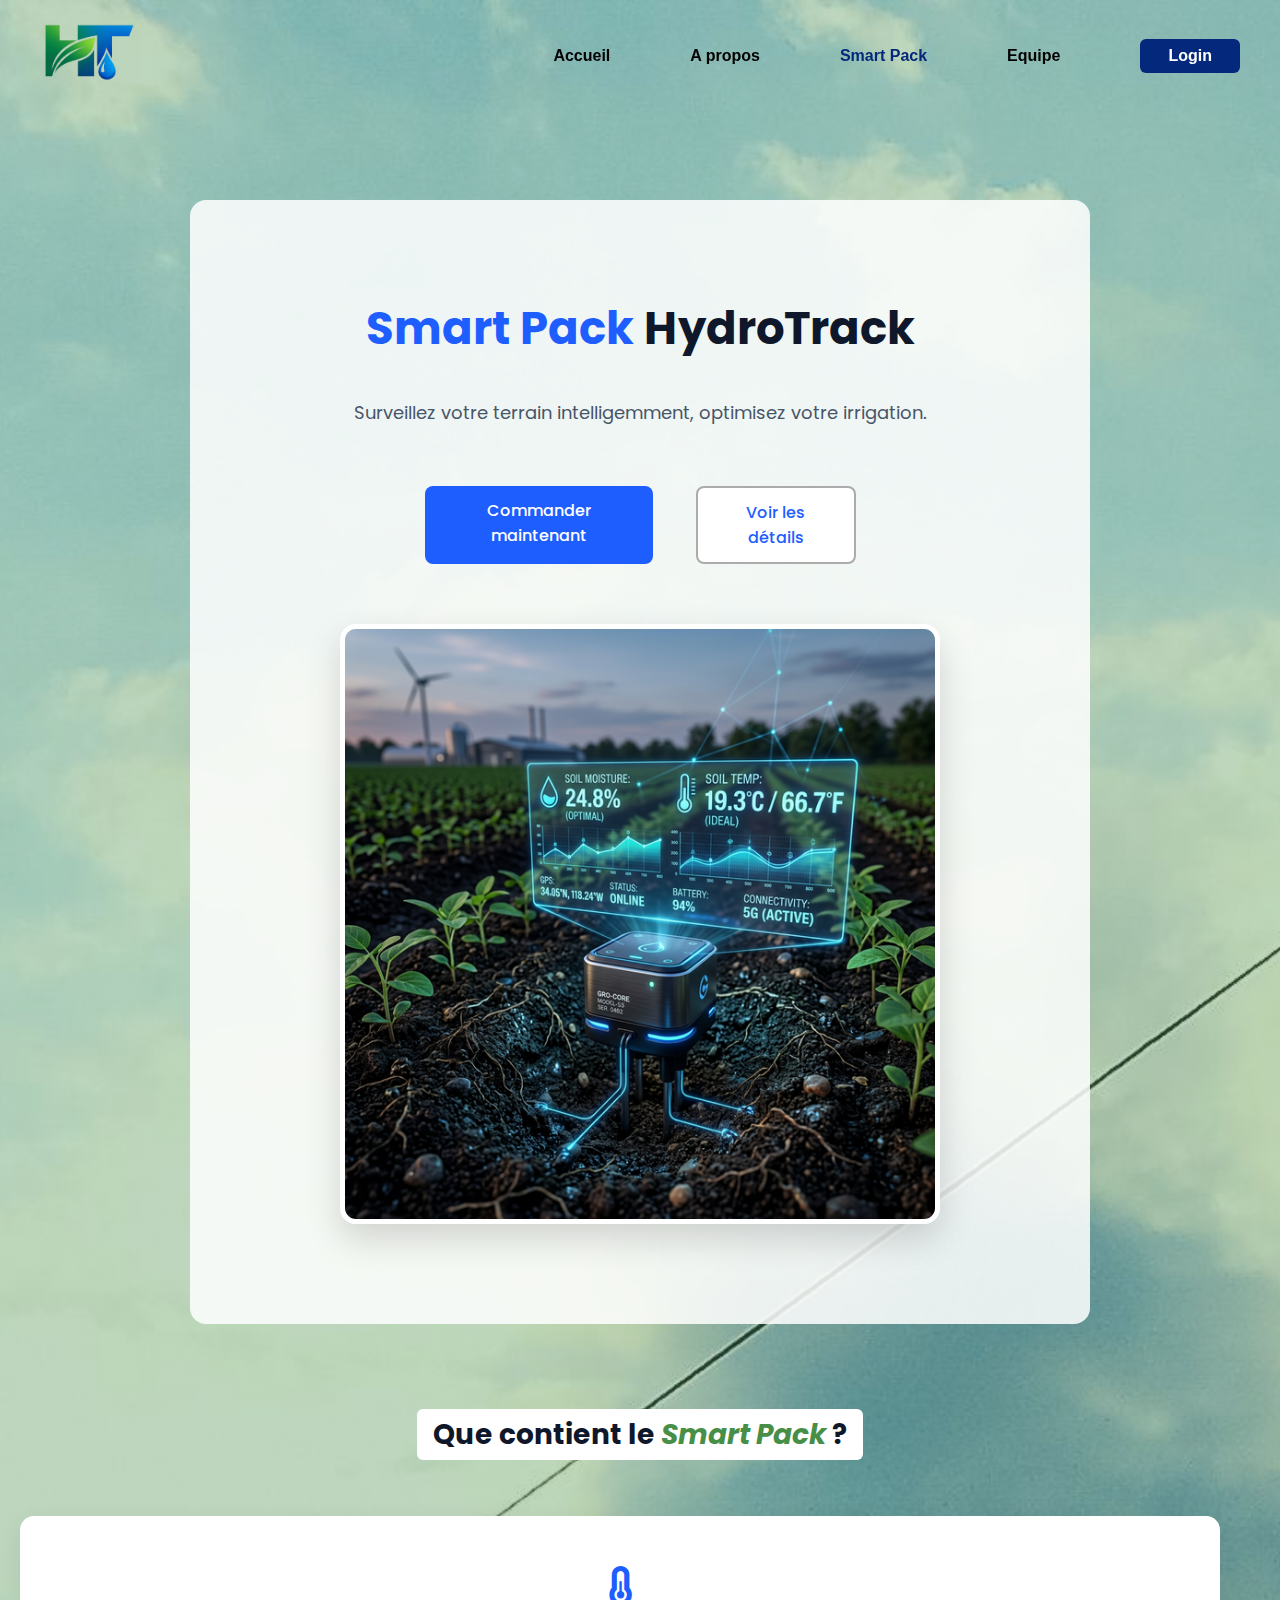
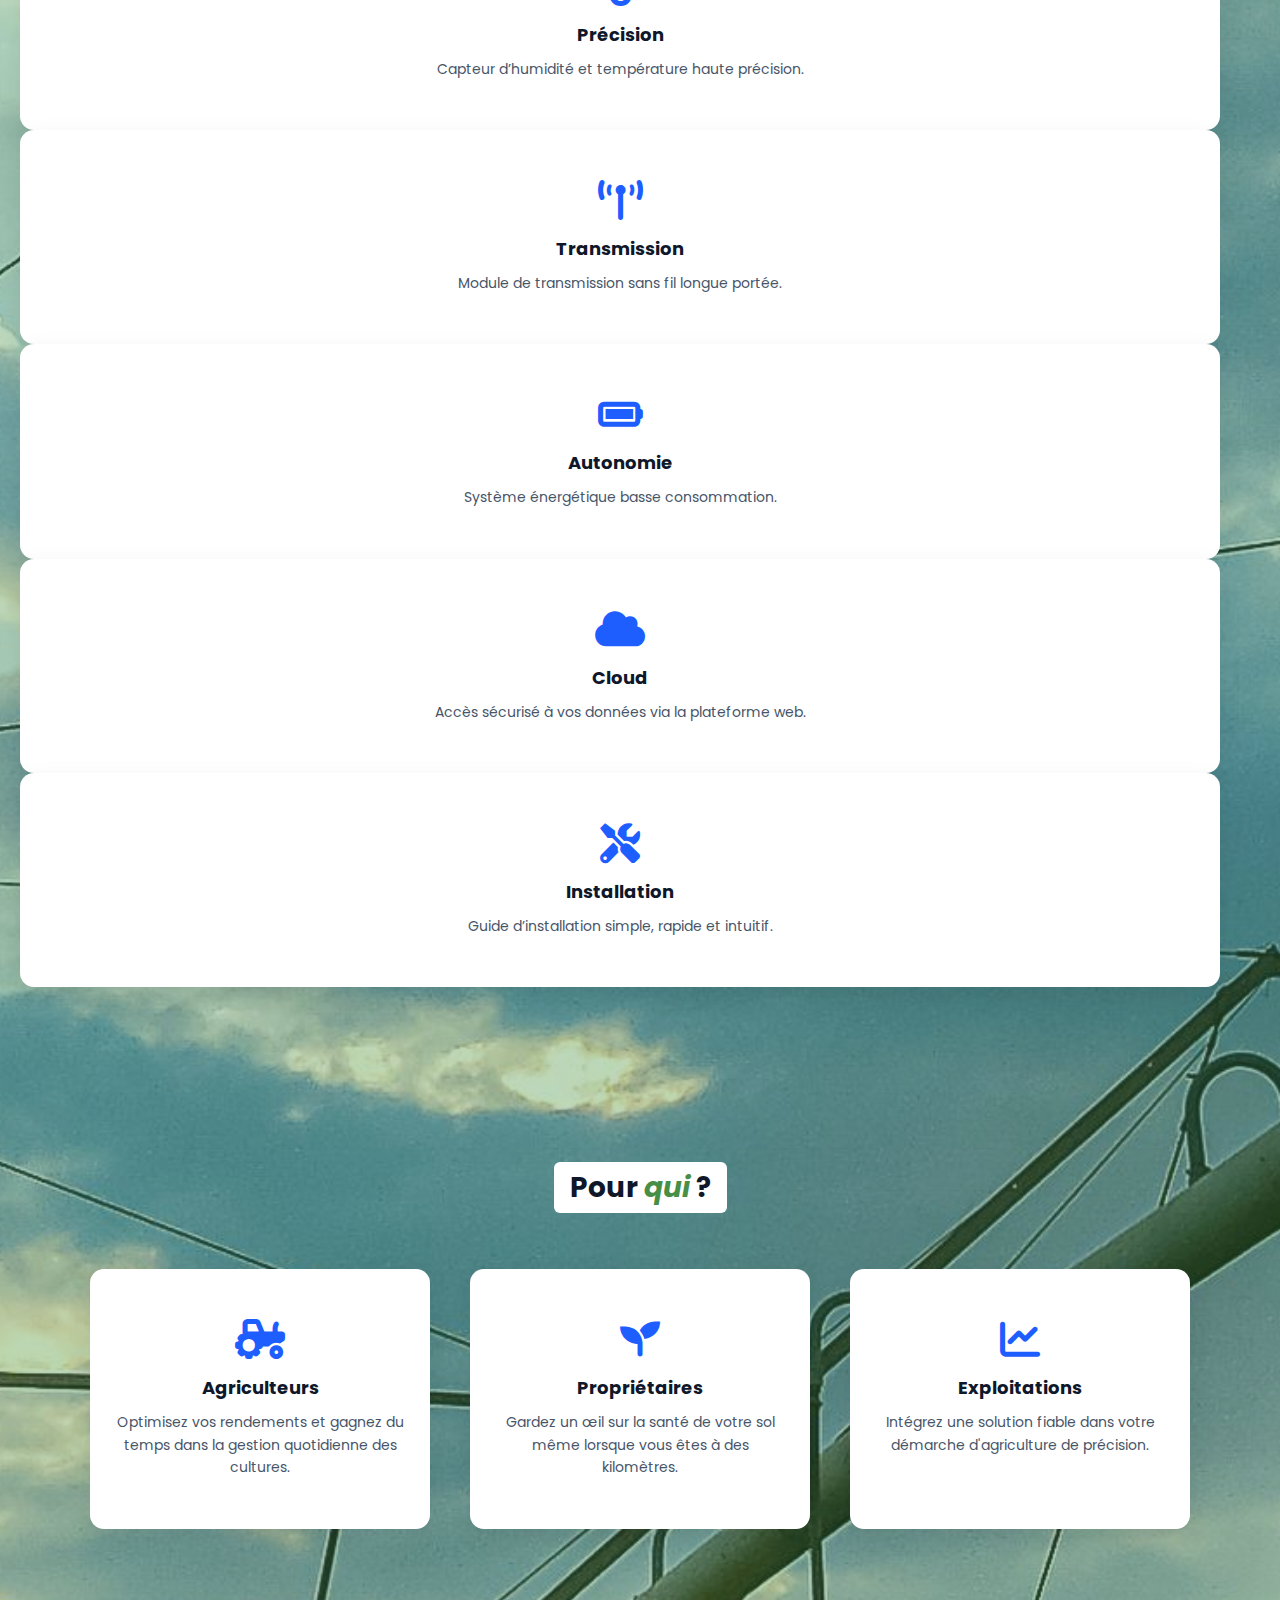
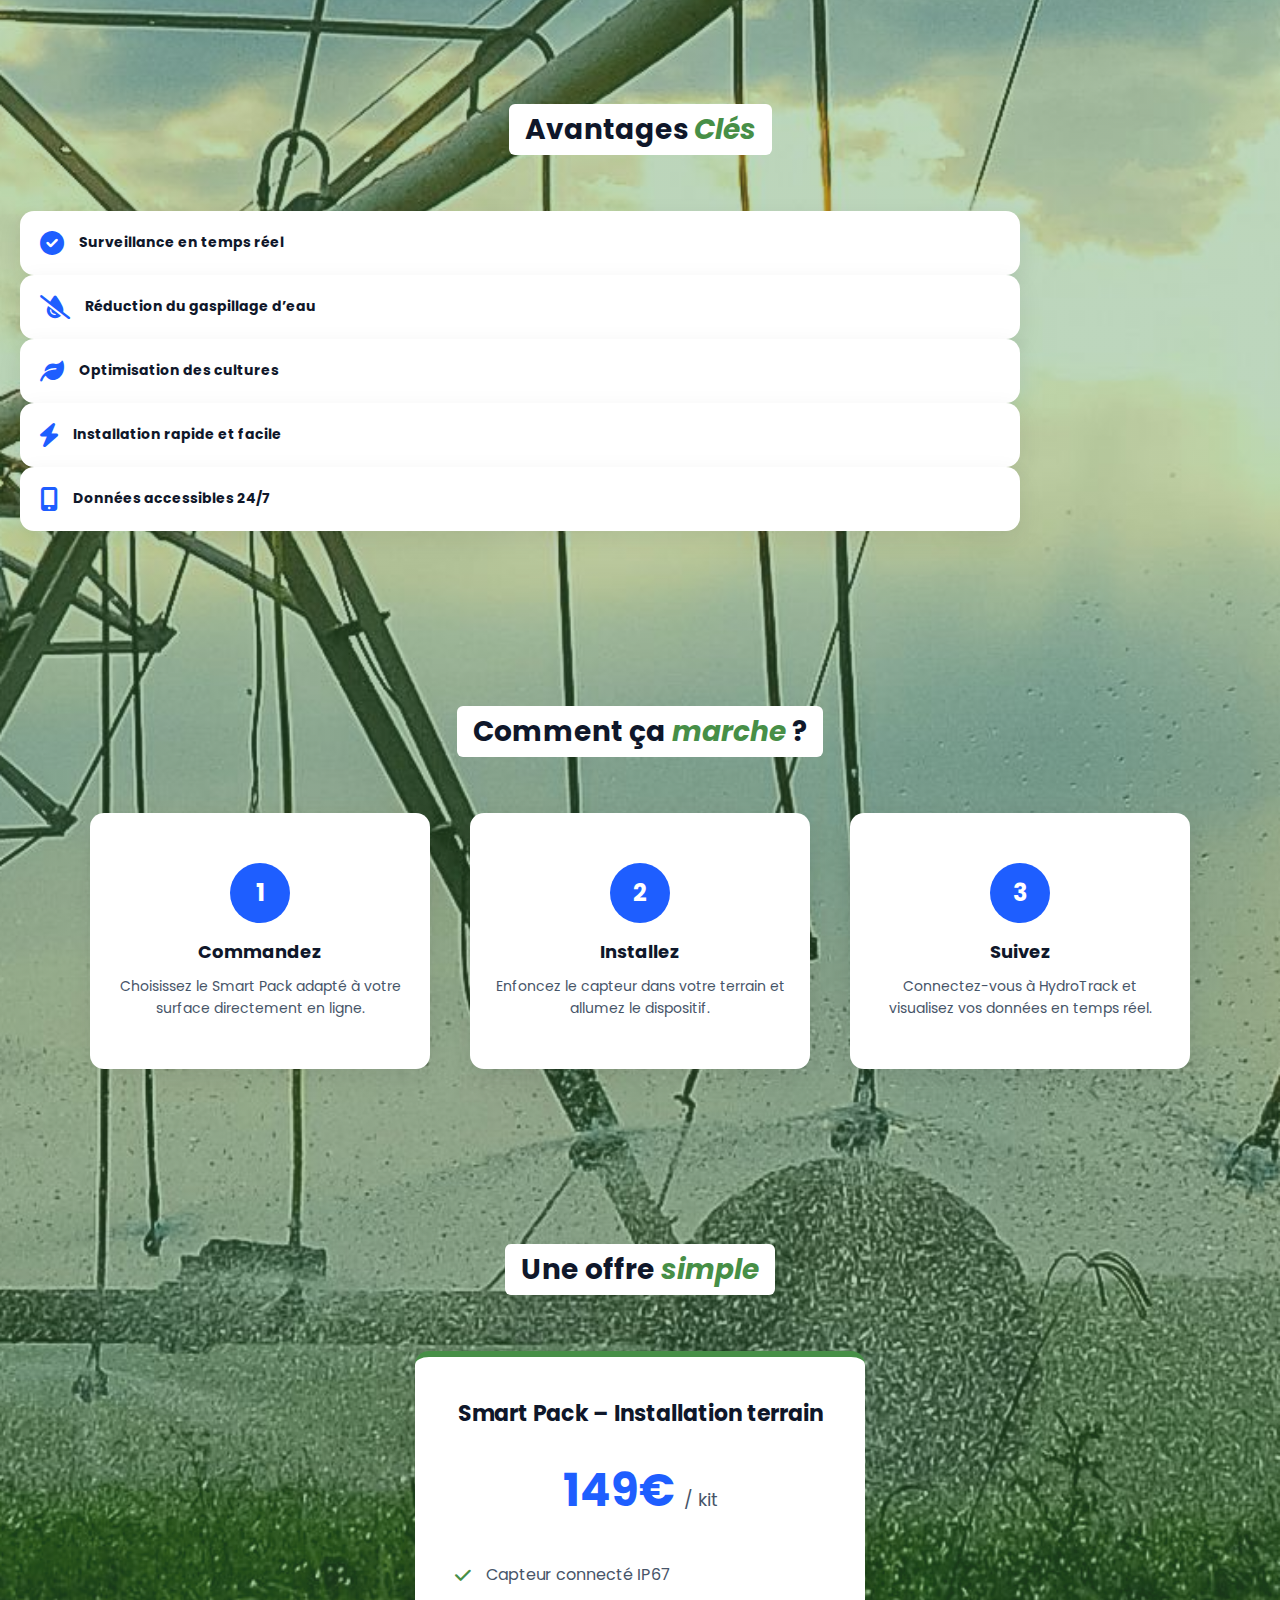
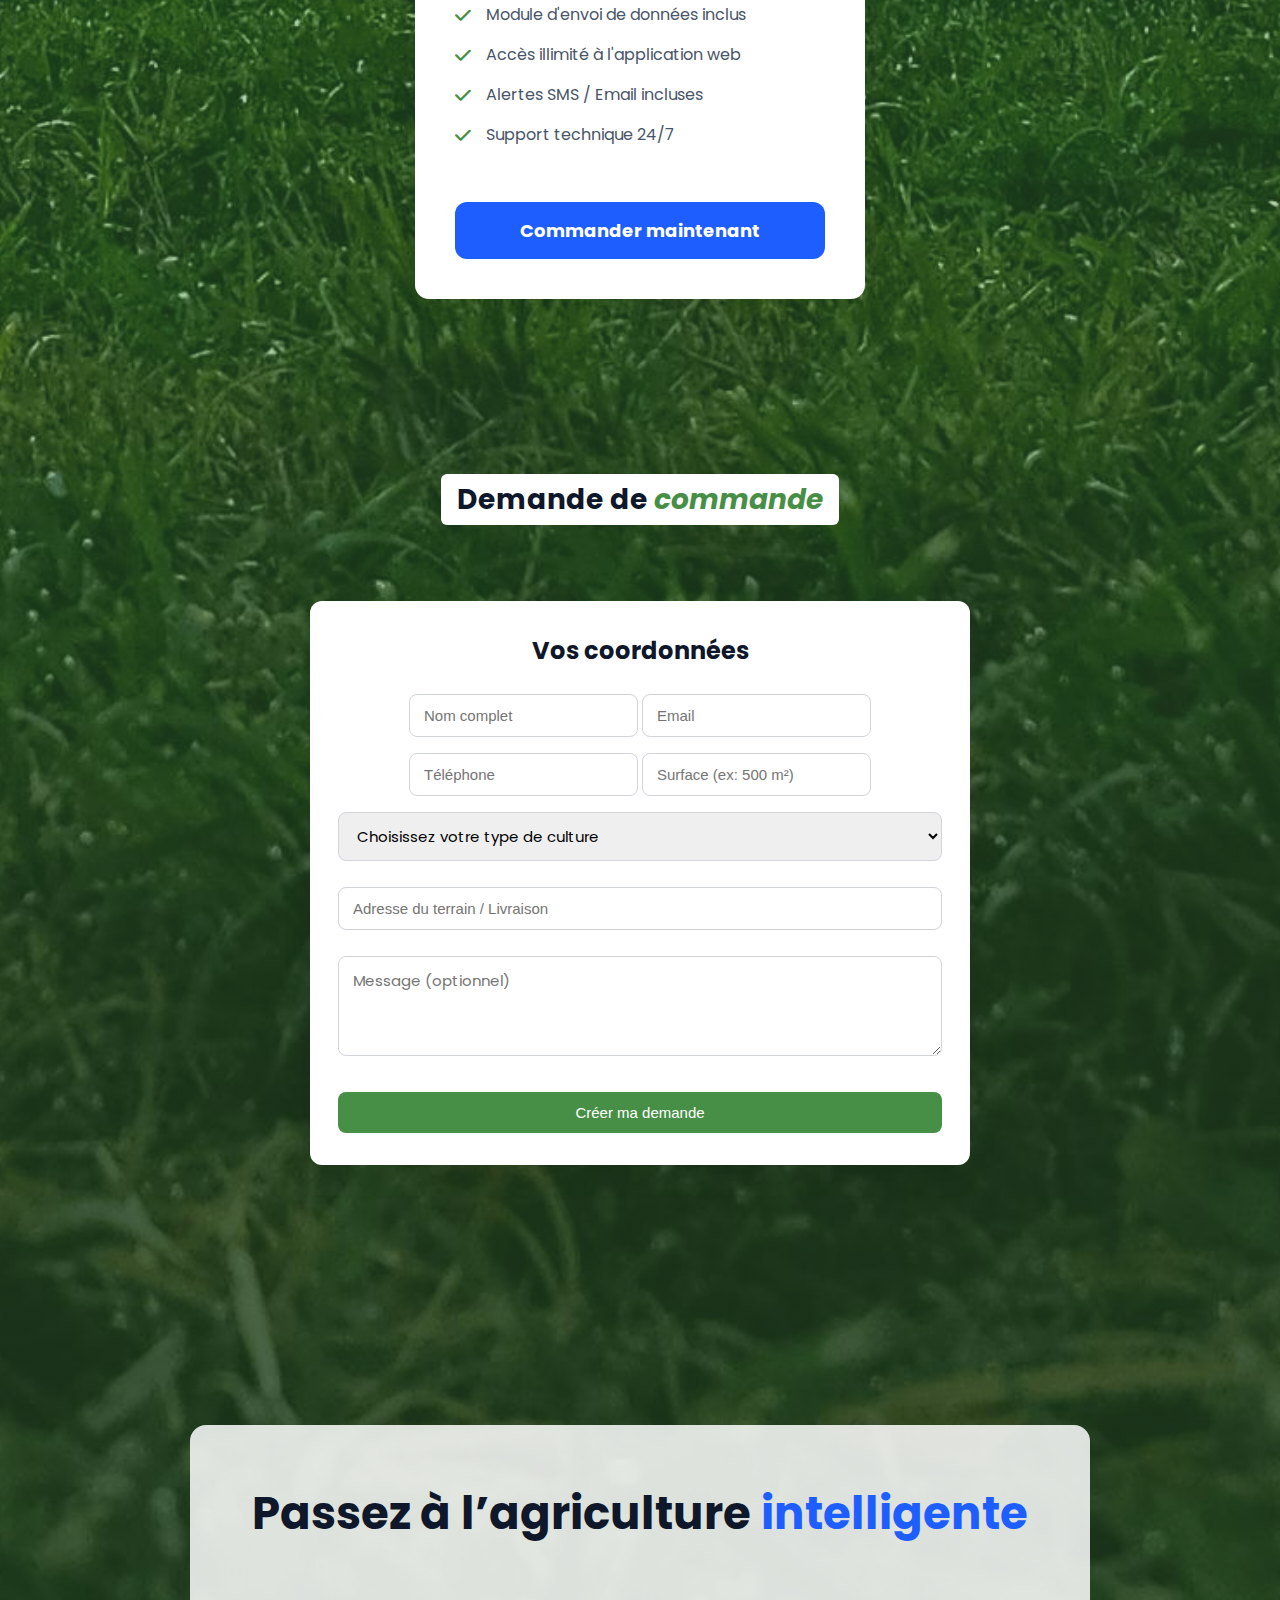
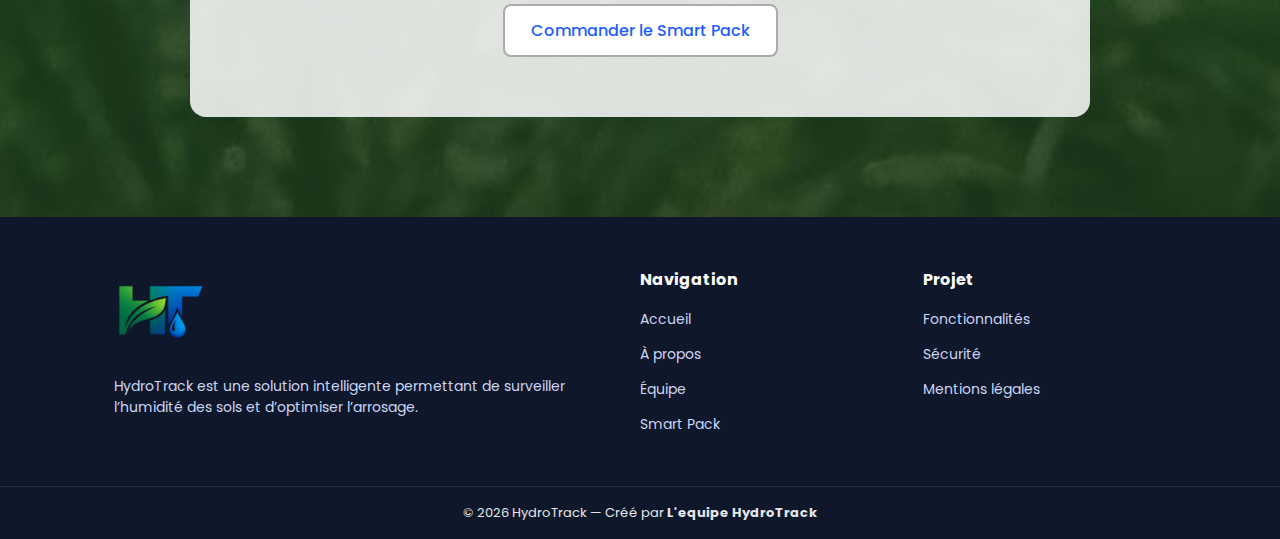
<file: kit.html>
<!doctype html>
<html lang="en">
  <head>
    <meta charset="UTF-8" />
    <meta name="viewport" content="width=device-width, initial-scale=1.0" />
    <title>Smart Pack - HydroTrack</title>
    <!-- Google Fonts -->
    <link href="https://fonts.googleapis.com/css2?family=Poppins:wght@300;400;500;600;700;800&display=swap" rel="stylesheet">
    <!-- Font Awesome -->
    <link rel="stylesheet" href="https://cdnjs.cloudflare.com/ajax/libs/font-awesome/6.0.0/css/all.min.css" />
    <link rel="stylesheet" href="Style/index.css" />
  </head>
  <body>
    <header>
      <a href="index.html"
        ><img src="./IMG/logo_projet.png" alt="Logo du projet HydroTrack"
      /></a>
      <nav>
        <ul>
          <li><a href="index.html">Accueil</a></li>
          <li><a href="a_propos.html">A propos</a></li>
          <li><a href="kit.html" class="active">Smart Pack</a></li>
          <li><a href="team.html">Equipe</a></li>
          <li><a href="connexion.html" class="login">Login</a></li>
        </ul>
      </nav>
    </header>

    <!-- 1️⃣ HERO SECTION (Même structure que l'accueil) -->
    <div class="first" style="align-items: center;">
      <h2>
        <span>Smart Pack</span> HydroTrack
      </h2>
      <p style="font-size: 18px; color: #475569; margin: 10px auto 20px;">Surveillez votre terrain intelligemment, optimisez votre irrigation.</p>
      <ul>
        <li>
          <a href="#commander">Commander maintenant</a>
        </li>
        <li>
          <a href="#details" style="color: #1e5eff">Voir les détails</a>
        </li>
      </ul>
      <div style="margin-top: 30px; border-radius: 16px; overflow: hidden; box-shadow: 0 15px 35px rgba(0,0,0,0.15); border: 5px solid white; max-width: 600px; width: 100%;">
        <img src="./IMG/smart_sensor_modern.png" alt="Capteur intelligent HydroTrack" style="width: 100%; display: block;" />
      </div>
    </div>

    <!-- 2️⃣ QUE CONTIENT LE SMART PACK ? -->
    <section id="details" class="features" style="margin-top: 50px;">
      <h2 class="features-title">
        <span>Que contient le <i style="color: #478f47">Smart Pack</i> ?</span>
      </h2>

      <div class="team-container" style="max-width: 1200px;">
        <div class="feature-card">
          <i class="fas fa-thermometer-half" style="font-size: 40px; color: #1e5eff; margin-bottom: 15px;"></i>
          <h3>Précision</h3>
          <p>Capteur d’humidité et température haute précision.</p>
        </div>
        <div class="feature-card">
          <i class="fas fa-broadcast-tower" style="font-size: 40px; color: #1e5eff; margin-bottom: 15px;"></i>
          <h3>Transmission</h3>
          <p>Module de transmission sans fil longue portée.</p>
        </div>
        <div class="feature-card">
          <i class="fas fa-battery-full" style="font-size: 40px; color: #1e5eff; margin-bottom: 15px;"></i>
          <h3>Autonomie</h3>
          <p>Système énergétique basse consommation.</p>
        </div>
        <div class="feature-card">
          <i class="fas fa-cloud" style="font-size: 40px; color: #1e5eff; margin-bottom: 15px;"></i>
          <h3>Cloud</h3>
          <p>Accès sécurisé à vos données via la plateforme web.</p>
        </div>
        <div class="feature-card">
          <i class="fas fa-tools" style="font-size: 40px; color: #1e5eff; margin-bottom: 15px;"></i>
          <h3>Installation</h3>
          <p>Guide d’installation simple, rapide et intuitif.</p>
        </div>
      </div>
    </section>

    <!-- 3️⃣ POUR QUI ? (Style A propos) -->
    <section class="features">
      <h2 class="features-title">
        <span>Pour <i style="color: #478f47">qui</i> ?</span>
      </h2>
      <div class="features-container">
        <div class="feature-card">
          <i class="fas fa-tractor" style="font-size: 40px; color: #1e5eff; margin-bottom: 15px;"></i>
          <h3>Agriculteurs</h3>
          <p>Optimisez vos rendements et gagnez du temps dans la gestion quotidienne des cultures.</p>
        </div>
        <div class="feature-card">
          <i class="fas fa-seedling" style="font-size: 40px; color: #1e5eff; margin-bottom: 15px;"></i>
          <h3>Propriétaires</h3>
          <p>Gardez un œil sur la santé de votre sol même lorsque vous êtes à des kilomètres.</p>
        </div>
        <div class="feature-card">
          <i class="fas fa-chart-line" style="font-size: 40px; color: #1e5eff; margin-bottom: 15px;"></i>
          <h3>Exploitations</h3>
          <p>Intégrez une solution fiable dans votre démarche d'agriculture de précision.</p>
        </div>
      </div>
    </section>

    <!-- 4️⃣ AVANTAGES CLÉS -->
    <section class="features">
      <h2 class="features-title">
        <span>Avantages <i style="color: #478f47">Clés</i></span>
      </h2>
      <div class="team-container" style="max-width: 1000px; justify-content: center;">
        <div class="feature-card" style="padding: 20px; display: flex; align-items: center; gap: 15px; text-align: left; flex: 1 1 300px; max-width: 100%;">
          <i class="fas fa-check-circle" style="font-size: 24px; color: #1e5eff;"></i>
          <p style="margin: 0; font-weight: bold; color: #0f172a;">Surveillance en temps réel</p>
        </div>
        <div class="feature-card" style="padding: 20px; display: flex; align-items: center; gap: 15px; text-align: left; flex: 1 1 300px; max-width: 100%;">
          <i class="fas fa-tint-slash" style="font-size: 24px; color: #1e5eff;"></i>
          <p style="margin: 0; font-weight: bold; color: #0f172a;">Réduction du gaspillage d’eau</p>
        </div>
        <div class="feature-card" style="padding: 20px; display: flex; align-items: center; gap: 15px; text-align: left; flex: 1 1 300px; max-width: 100%;">
          <i class="fas fa-leaf" style="font-size: 24px; color: #1e5eff;"></i>
          <p style="margin: 0; font-weight: bold; color: #0f172a;">Optimisation des cultures</p>
        </div>
        <div class="feature-card" style="padding: 20px; display: flex; align-items: center; gap: 15px; text-align: left; flex: 1 1 300px; max-width: 100%;">
          <i class="fas fa-bolt" style="font-size: 24px; color: #1e5eff;"></i>
          <p style="margin: 0; font-weight: bold; color: #0f172a;">Installation rapide et facile</p>
        </div>
        <div class="feature-card" style="padding: 20px; display: flex; align-items: center; gap: 15px; text-align: left; flex: 1 1 300px; max-width: 100%;">
          <i class="fas fa-mobile-alt" style="font-size: 24px; color: #1e5eff;"></i>
          <p style="margin: 0; font-weight: bold; color: #0f172a;">Données accessibles 24/7</p>
        </div>
      </div>
    </section>

    <!-- 5️⃣ COMMENT ÇA MARCHE ? -->
    <section class="features">
      <h2 class="features-title">
        <span>Comment ça <i style="color: #478f47">marche</i> ?</span>
      </h2>
      <div class="features-container">
        <div class="feature-card">
          <div style="width: 60px; height: 60px; background: #1e5eff; color: white; display: flex; justify-content: center; align-items: center; font-size: 24px; font-weight: bold; border-radius: 50%; margin: 0 auto 15px;">1</div>
          <h3>Commandez</h3>
          <p>Choisissez le Smart Pack adapté à votre surface directement en ligne.</p>
        </div>
        <div class="feature-card">
          <div style="width: 60px; height: 60px; background: #1e5eff; color: white; display: flex; justify-content: center; align-items: center; font-size: 24px; font-weight: bold; border-radius: 50%; margin: 0 auto 15px;">2</div>
          <h3>Installez</h3>
          <p>Enfoncez le capteur dans votre terrain et allumez le dispositif.</p>
        </div>
        <div class="feature-card">
          <div style="width: 60px; height: 60px; background: #1e5eff; color: white; display: flex; justify-content: center; align-items: center; font-size: 24px; font-weight: bold; border-radius: 50%; margin: 0 auto 15px;">3</div>
          <h3>Suivez</h3>
          <p>Connectez-vous à HydroTrack et visualisez vos données en temps réel.</p>
        </div>
      </div>
    </section>

    <!-- 6️⃣ TARIFICATION -->
    <section class="features">
      <h2 class="features-title">
        <span>Une offre <i style="color: #478f47">simple</i></span>
      </h2>
      <div class="feature-card" style="max-width: 450px; margin: 0 auto; border-top: 6px solid #478f47; padding: 40px; display: flex; flex-direction: column; align-items: center;">
        <h3 style="font-size: 22px;">Smart Pack – Installation terrain</h3>
        <p style="font-size: 45px; font-weight: bold; color: #1e5eff; margin: 15px 0;">149€ <span style="font-size: 18px; color: #475569; font-weight: normal;">/ kit</span></p>
        <ul style="list-style: none; text-align: left; margin: 20px 0 30px; color: #475569; padding: 0; width: 100%; font-size: 16px;">
          <li style="margin-bottom: 15px; display: flex; align-items: center;"><i class="fas fa-check" style="color: #478f47; margin-right: 15px; font-size: 18px;"></i>Capteur connecté IP67</li>
          <li style="margin-bottom: 15px; display: flex; align-items: center;"><i class="fas fa-check" style="color: #478f47; margin-right: 15px; font-size: 18px;"></i>Module d'envoi de données inclus</li>
          <li style="margin-bottom: 15px; display: flex; align-items: center;"><i class="fas fa-check" style="color: #478f47; margin-right: 15px; font-size: 18px;"></i>Accès illimité à l'application web</li>
          <li style="margin-bottom: 15px; display: flex; align-items: center;"><i class="fas fa-check" style="color: #478f47; margin-right: 15px; font-size: 18px;"></i>Alertes SMS / Email incluses</li>
          <li style="margin-bottom: 15px; display: flex; align-items: center;"><i class="fas fa-check" style="color: #478f47; margin-right: 15px; font-size: 18px;"></i>Support technique 24/7</li>
        </ul>
        <a href="#commander" class="btn-primary" style="display: block; width: 100%; text-decoration: none; font-size: 18px; padding: 15px 0; text-align: center; background-color: #1e5eff; font-weight: bold; border-radius: 12px; color: white;">Commander maintenant</a>
      </div>
    </section>

    <!-- 7️⃣ FORMULAIRE DE COMMANDE (Utilisation du style Login-form) -->
    <section id="commander" class="features">
      <h2 class="features-title">
        <span>Demande de <i style="color: #478f47">commande</i></span>
      </h2>
      <div class="login-container" style="max-width: 700px; margin-top: 0;">
        <form class="login-form" onsubmit="event.preventDefault(); alert('Merci pour votre commande ! Nous vous contacterons très vite.');">
          <h2 style="font-size: 24px;">Vos coordonnées</h2>
          
          <div class="form-row">
            <input type="text" placeholder="Nom complet" required>
            <input type="email" placeholder="Email" required>
          </div>
          
          <div class="form-row">
            <input type="tel" placeholder="Téléphone" required>
            <input type="text" placeholder="Surface (ex: 500 m²)" required>
          </div>
          
          <select required style="padding: 12px 14px; font-size: 15px; border-radius: 8px; border: 1px solid #d1d5db; outline: none; margin-bottom: 10px; width: 100%; font-family: 'Poppins', sans-serif;">
            <option value="" disabled selected>Choisissez votre type de culture</option>
            <option value="maraichage">Maraîchage / Légumes</option>
            <option value="cereales">Céréales</option>
            <option value="viticulture">Viticulture</option>
            <option value="arboriculture">Arboriculture (Fruitiers)</option>
            <option value="autre">Autre</option>
          </select>

          <input type="text" placeholder="Adresse du terrain / Livraison" required style="margin-bottom: 10px; width: 100%;">
          
          <textarea placeholder="Message (optionnel)" style="padding: 12px 14px; font-size: 15px; border-radius: 8px; border: 1px solid #d1d5db; outline: none; margin-bottom: 10px; resize: vertical; min-height: 100px; font-family: 'Poppins', sans-serif; width: 100%;"></textarea>

          <button type="submit" class="btn-primary" style="width: 100%; margin-top: 10px;">Créer ma demande</button>
        </form>
      </div>
    </section>

    <!-- 8️⃣ CTA FINAL -->
    <div class="first" style="margin-bottom: 100px; padding: 60px 40px;">
      <h2>
        Passez à l’agriculture <span>intelligente</span>
      </h2>
      <ul style="margin-top: 30px;">
        <li><a href="#commander">Commander le Smart Pack</a></li>
      </ul>
    </div>

    <!-- ===== Footer ===== -->
    <footer class="footer">
      <div class="footer-container">
        <div class="footer-brand">
          <img
            src="./IMG/logo_projet.png"
            alt="HydroTrack logo"
            class="logo_footer"
          />
          <p>
            HydroTrack est une solution intelligente permettant de surveiller
            l’humidité des sols et d’optimiser l’arrosage.
          </p>
        </div>

        <div class="footer-links">
          <h4>Navigation</h4>
          <ul>
            <li><a href="index.html">Accueil</a></li>
            <li><a href="a_propos.html">À propos</a></li>
            <li><a href="team.html">Équipe</a></li>
            <li><a href="kit.html">Smart Pack</a></li>
          </ul>
        </div>

        <div class="footer-links">
          <h4>Projet</h4>
          <ul>
            <li><a href="#">Fonctionnalités</a></li>
            <li><a href="#">Sécurité</a></li>
            <li><a href="#">Mentions légales</a></li>
          </ul>
        </div>
      </div>

      <div class="footer-bottom">
        <p>© 2026 HydroTrack — Créé par <strong>L'equipe HydroTrack</strong></p>
      </div>
    </footer>

    <script>
      const header = document.querySelector('header');
      window.addEventListener('scroll', () => {
        if (window.scrollY > 50) {
          header.classList.add('scrolled');
        } else {
          header.classList.remove('scrolled');
        }
      });
    </script>
  </body>
</html>
</file>
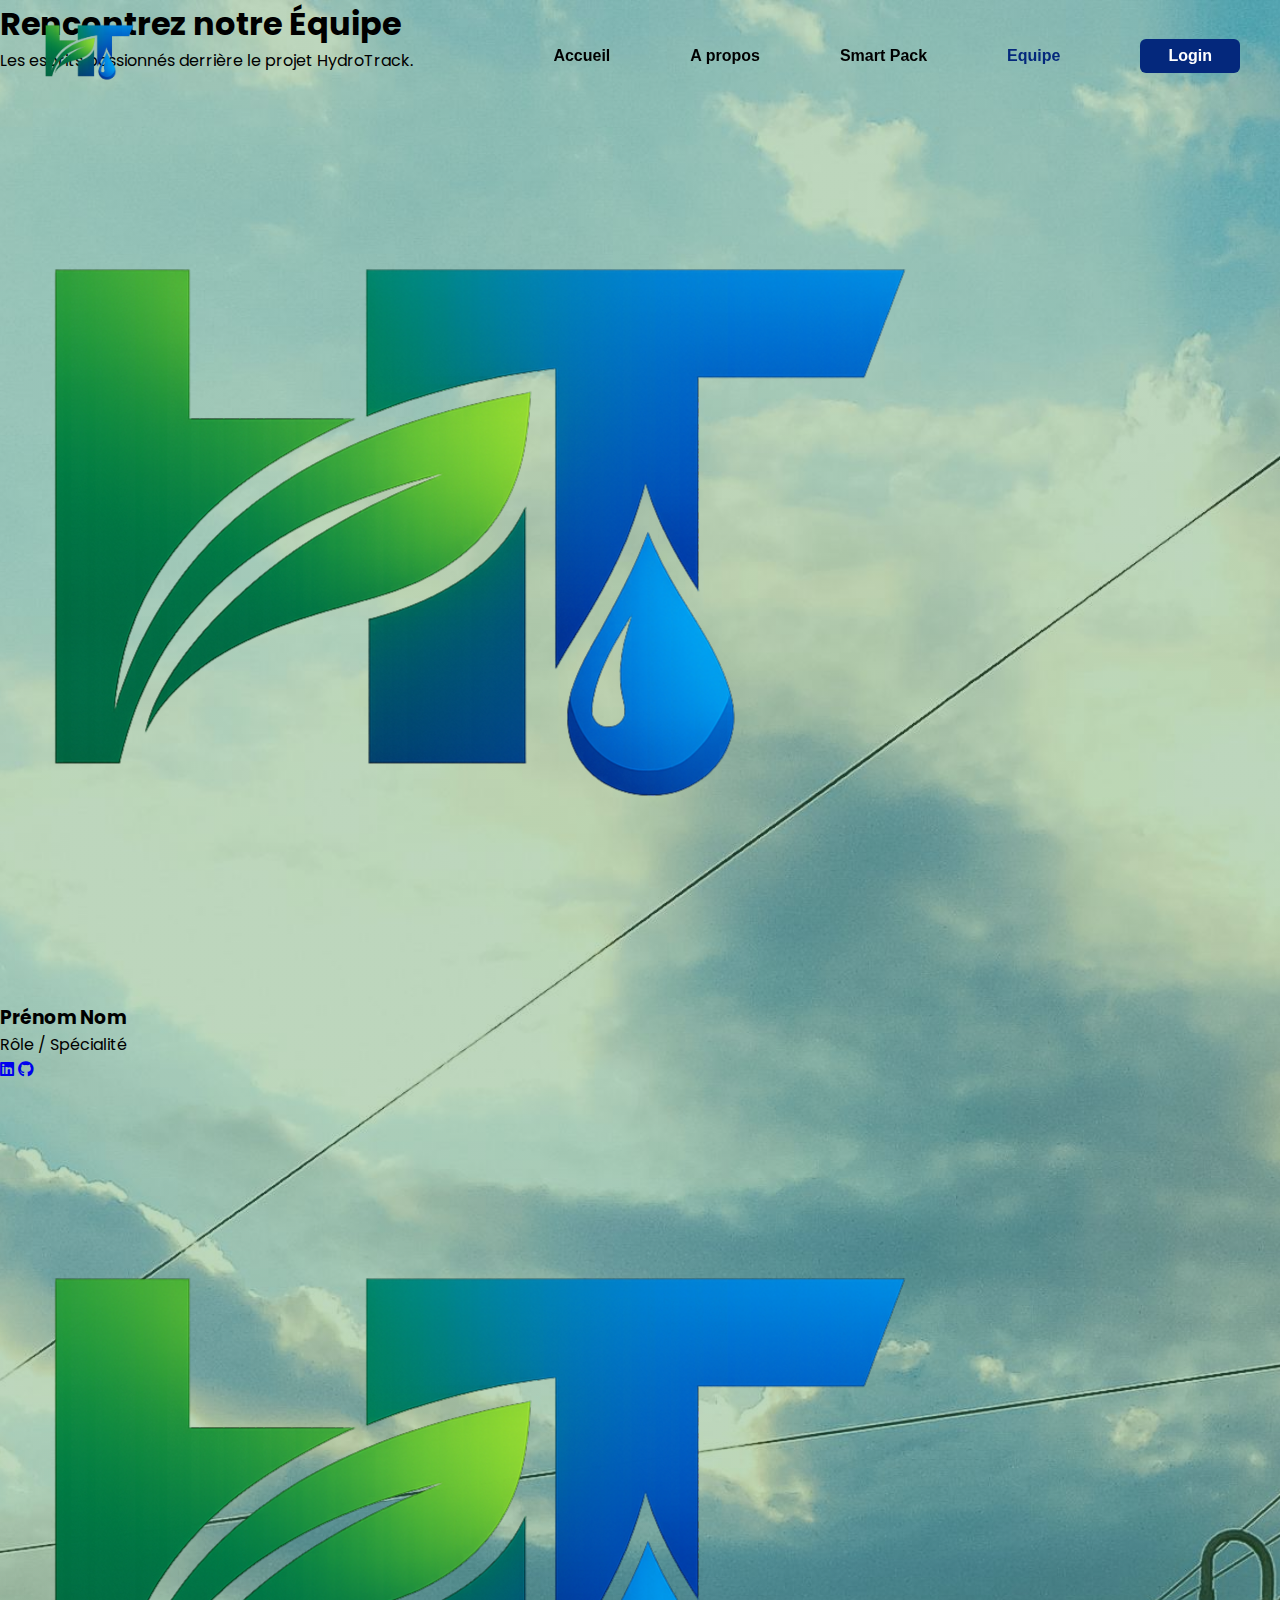
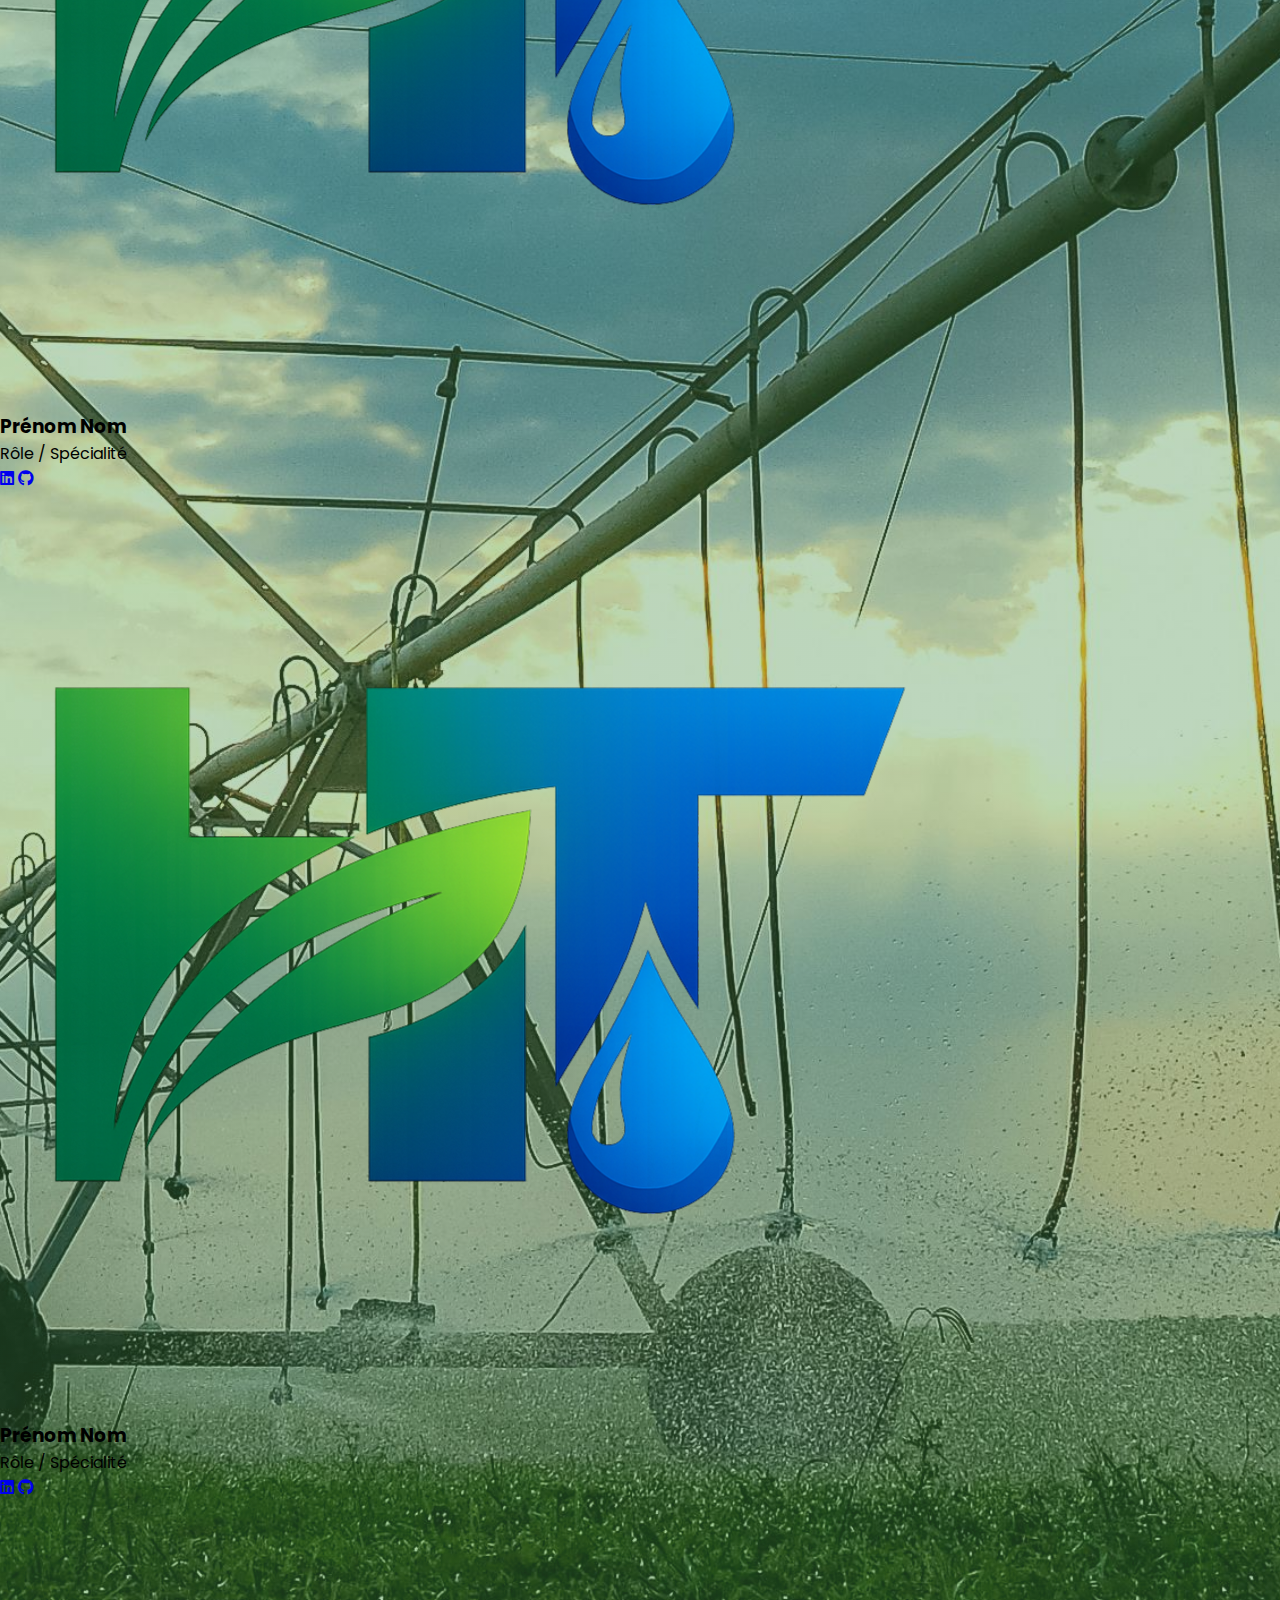
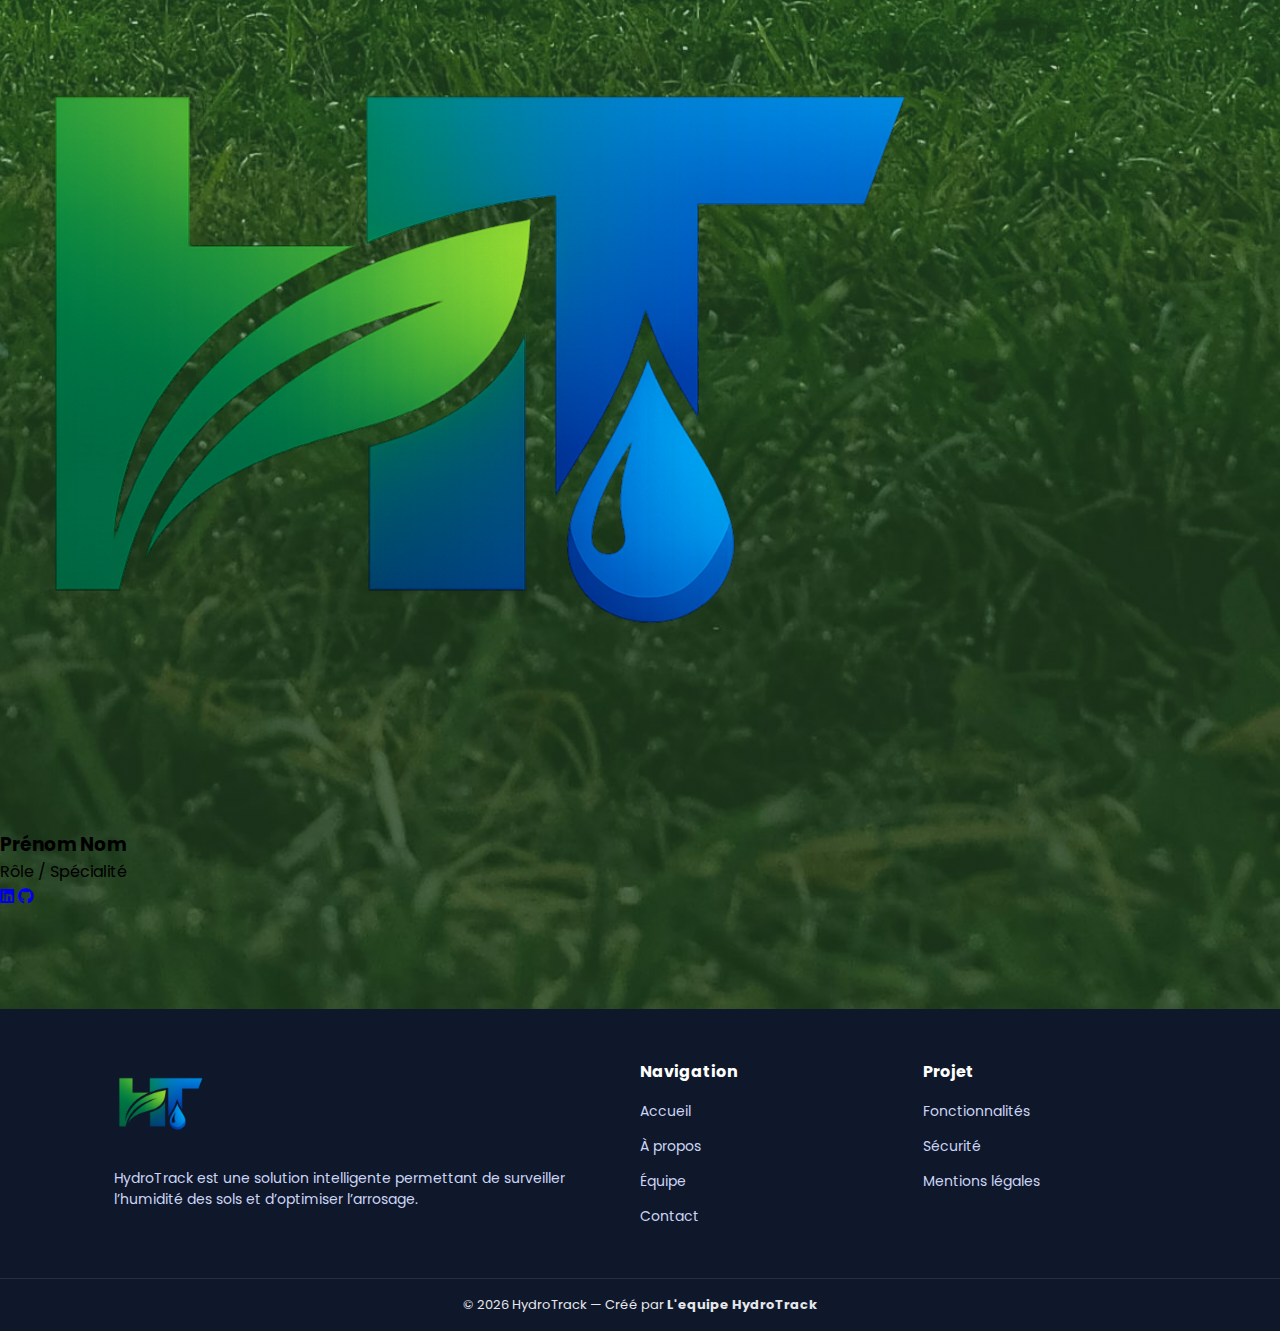
<file: team.html>
<!doctype html>
<html lang="en">
  <head>
    <meta charset="UTF-8" />
    <meta name="viewport" content="width=device-width, initial-scale=1.0" />
    <title>Équipe - HydroTrack</title>
    <!-- Google Fonts -->
    <link href="https://fonts.googleapis.com/css2?family=Poppins:wght@300;400;600;700;800&display=swap" rel="stylesheet">
    <!-- Font Awesome -->
    <link rel="stylesheet" href="https://cdnjs.cloudflare.com/ajax/libs/font-awesome/6.0.0/css/all.min.css" />
    <link rel="stylesheet" href="Style/index.css" />
  </head>
  <body>
    <header>
      <a href="index.html"
        ><img src="./IMG/logo_projet.png" alt="Logo du projet HydroTrack"
      /></a>
      <nav>
        <ul>
          <li><a href="index.html">Accueil</a></li>
          <li><a href="a_propos.html">A propos</a></li>
          <li><a href="kit.html">Smart Pack</a></li>
          <li><a href="team.html" class="active">Equipe</a></li>
          <li><a href="connexion.html" class="login">Login</a></li>
        </ul>
      </nav>
    </header>
    <section class="team-hero">
      <div class="hero-content">
        <h1>Rencontrez notre <span>Équipe</span></h1>
        <p>Les esprits passionnés derrière le projet HydroTrack.</p>
      </div>
    </section>

    <section class="team-section">
      <div class="team-container">
        <!-- Membre 1 -->
        <div class="team-card">
          <div class="member-img-container">
            <img src="./IMG/logo_projet.png" alt="Membre de l'équipe" />
          </div>
          <div class="member-info">
            <h3>Prénom Nom</h3>
            <p class="role">Rôle / Spécialité</p>
            <div class="member-socials">
              <a href="#"><i class="fab fa-linkedin"></i></a>
              <a href="#"><i class="fab fa-github"></i></a>
            </div>
          </div>
        </div>

        <!-- Membre 2 -->
        <div class="team-card">
          <div class="member-img-container">
            <img src="./IMG/logo_projet.png" alt="Membre de l'équipe" />
          </div>
          <div class="member-info">
            <h3>Prénom Nom</h3>
            <p class="role">Rôle / Spécialité</p>
            <div class="member-socials">
              <a href="#"><i class="fab fa-linkedin"></i></a>
              <a href="#"><i class="fab fa-github"></i></a>
            </div>
          </div>
        </div>

        <!-- Membre 3 -->
        <div class="team-card">
          <div class="member-img-container">
            <img src="./IMG/logo_projet.png" alt="Membre de l'équipe" />
          </div>
          <div class="member-info">
            <h3>Prénom Nom</h3>
            <p class="role">Rôle / Spécialité</p>
            <div class="member-socials">
              <a href="#"><i class="fab fa-linkedin"></i></a>
              <a href="#"><i class="fab fa-github"></i></a>
            </div>
          </div>
        </div>

        <!-- Membre 4 -->
        <div class="team-card">
          <div class="member-img-container">
            <img src="./IMG/logo_projet.png" alt="Membre de l'équipe" />
          </div>
          <div class="member-info">
            <h3>Prénom Nom</h3>
            <p class="role">Rôle / Spécialité</p>
            <div class="member-socials">
              <a href="#"><i class="fab fa-linkedin"></i></a>
              <a href="#"><i class="fab fa-github"></i></a>
            </div>
          </div>
        </div>
      </div>
    </section>

    <!-- ===== Footer ===== -->
    <footer class="footer">
      <div class="footer-container">
        <div class="footer-brand">
          <img
            src="./IMG/logo_projet.png"
            alt="HydroTrack logo"
            class="logo_footer"
          />
          <p>
            HydroTrack est une solution intelligente permettant de surveiller
            l’humidité des sols et d’optimiser l’arrosage.
          </p>
        </div>

        <div class="footer-links">
          <h4>Navigation</h4>
          <ul>
            <li><a href="index.html">Accueil</a></li>
            <li><a href="a_propos.html">À propos</a></li>
            <li><a href="team.html">Équipe</a></li>
            <li><a href="nous_contacter.html">Contact</a></li>
          </ul>
        </div>

        <div class="footer-links">
          <h4>Projet</h4>
          <ul>
            <li><a href="#">Fonctionnalités</a></li>
            <li><a href="#">Sécurité</a></li>
            <li><a href="#">Mentions légales</a></li>
          </ul>
        </div>
      </div>

      <div class="footer-bottom">
        <p>© 2026 HydroTrack — Créé par <strong>L'equipe HydroTrack</strong></p>
      </div>
    </footer>

    <script>
      const header = document.querySelector('header');
      window.addEventListener('scroll', () => {
        if (window.scrollY > 50) {
          header.classList.add('scrolled');
        } else {
          header.classList.remove('scrolled');
        }
      });
    </script>
  </body>
</html>
</file>
<file: Style/index.css>
/* =====================
   RESET & BASE
===================== */
* {
  margin: 0;
  padding: 0;
  box-sizing: border-box;
}

body {
  min-height: 100vh;
  margin: 0;
  font-family: 'Poppins', sans-serif;

  background-image:
    linear-gradient(rgba(71, 143, 71, 0.35), rgba(71, 143, 71, 0.35)),
    url('../IMG/pexels-pareekshith-indeever-155333695-10697615.jpg');

  background-size: cover;
  background-position: center;
  background-repeat: no-repeat;
}

@media (max-width: 700px) {
  body {
    width: 100%;
    margin: 0;
    padding: 0;
    background-image:
      linear-gradient(rgba(71, 143, 71, 0.35), rgba(71, 143, 71, 0.35)),
      url('../IMG/pexels-pareekshith-indeever-155333695-10697615.jpg');
    background-size: cover;
    background-position: center;
    background-repeat: no-repeat;
    overflow-x: hidden;
  }
}

/* =====================
   HEADER
===================== */
header {
  position: fixed;
  top: 0;
  width: 100%;
  z-index: 1000;

  background-color: transparent;
  padding: 5px 40px;

  display: flex;
  justify-content: space-between;
  align-items: center;

  box-shadow: none;
  transition:
    background-color 0.3s ease,
    box-shadow 0.3s ease;
}

/* Header quand on scroll */
header.scrolled {
  background-color: #ffffff;
  box-shadow: 0 6px 20px rgba(0, 0, 0, 0.08);
}

header img {
  width: 95px;
}

nav ul {
  list-style: none;
  display: flex;
  align-items: center;
  gap: 80px;
  max-width: 100%;
  flex-wrap: wrap;
  font-weight: bold;
  font-family: 'Arial', sans-serif;
}

nav ul li a {
  color: #000000;
  text-decoration: none;
  font-size: 16px;
}

nav ul li a:hover {
  color: #04287c;
}

.active {
  color: #04287c;
  font-weight: bold;
}

.login {
  background-color: #04287c;
  color: #ffffff;
  padding: 8px 28px;
  border-radius: 6px;
  text-decoration: none;
  font-size: 16px;
  display: inline-block;
  transition: transform 0.2s ease;
}

.login:hover {
  transform: scale(1.08);
}

@media (max-width: 700px) {
  header {
    padding: 10px 20px;
    width: 100%;
    display: flex;
    flex-direction: column;
  }

  header nav {
    margin-top: 5px;
  }

  header nav ul {
    gap: 20px;
    justify-content: center;
  }

  header img {
    width: 85px;
  }
}

/* =====================
   HERO – Surveillez l’humidité
===================== */
.first {
  margin-top: 200px; /* compensation header */
  max-width: 900px;
  margin-left: auto;
  margin-right: auto;

  background-color: rgba(255, 255, 255, 0.85);
  color: #0f172a;

  padding: 100px 60px;
  border-radius: 16px;

  text-align: center;

  display: flex;
  flex-direction: column;
  gap: 30px;
}

/* Titre */
.first h2 {
  font-size: 45px;
  font-weight: bold;
  line-height: 1.3;
}

.first h2 span {
  color: #1e5eff; /* HydroTrack en bleu */
}

/* Boutons */
.first ul {
  list-style: none;
  display: flex;
  justify-content: center;
  gap: 10%;
  margin-top: 10px;
}

.first ul li {
  padding: 12px 26px;
  border-radius: 8px;
  font-size: 16px;
  font-weight: 500;
  display: inline-block;
}

/* Bouton principal */
.first ul li:first-child {
  background-color: #1e5eff;
  transition: transform 0.3s ease;
  cursor: pointer;
}

.first ul li:first-child:hover {
  transform: scale(1.08);
}

.first ul li:first-child a {
  color: #ffffff;
  text-decoration: none;
}

/* Bouton secondaire */
.first ul li:last-child {
  background-color: #ffffff;
  border: 2px solid #ababab;
  display: inline-block;
  transition: transform 0.3s ease;
  cursor: pointer;
}

.first ul li:last-child:hover {
  transform: scale(1.08);
}

.first ul li:last-child a {
  color: #1e5eff;
  text-decoration: none;
}

/* Responsive */
@media (max-width: 700px) {
  .first {
    padding: 50px 24px;
    margin-top: 200px;
    margin-left: 30px;
    margin-right: 30px;
  }

  .first h2 {
    font-size: 26px;
  }

  .first ul {
    flex-direction: column;
    gap: 15px;
  }
}

/* =====================
   FONCTIONNALITÉS
===================== */
.features {
  margin-top: 100px;
  padding: 40px 20px;
  text-align: center;
 
  
}

/* Titre */
.features-title {
  font-size: 28px;
  font-weight: bold;
  margin-bottom: 60px;
  color: #0f172a;
}

.features-title span {
  background-color: #ffffff; /* même vert que la maquette */
  padding: 6px 16px;
  border-radius: 6px;
  color: #0f172a;
}

/* Cartes */
.features-container {
  max-width: 1100px;
  margin: auto;
  display: grid;
  grid-template-columns: repeat(3, 1fr);
  gap: 40px;
}

.feature-card {
  background-color: #ffffff;
  padding: 50px 24px;
  border-radius: 14px;

  box-shadow: 0 8px 25px rgba(0, 0, 0, 0.08);
  text-align: center;
  transition: transform 0.3s ease;
  cursor: pointer;
}

.feature-card:hover {
  transform: scale(1.05);
}

/* Icônes */
.feature-card img {
  width: 30%;
  margin-bottom: 16px;
  border-radius: 10%;
}

/* Titres des cartes */
.feature-card h3 {
  font-size: 18px;
  font-weight: bold;
  margin-bottom: 10px;
  color: #0f172a;
}

/* Texte */
.feature-card p {
  font-size: 14px;
  color: #475569;
  line-height: 1.6;
}

/* Responsive */
@media (max-width: 900px) {
  .features-container {
    grid-template-columns: 1fr;
    gap: 30px;
  }

  .features-title {
    font-size: 24px;
  }
}
/* =====================
   FOOTER
===================== */
.footer {
  background-color: #0f172a;
  color: #e5e7eb;
  margin-top: 100px;
  padding-top: 50px;
}

.footer-container {
  max-width: 1100px;
  margin: auto;
  padding: 0 24px 40px;

  display: grid;
  grid-template-columns: 2fr 1fr 1fr;
  gap: 40px;
}

.footer-brand img {
  width: 90px;
  margin-bottom: 12px;
}

.footer-brand p {
  font-size: 14px;
  color: #cbd5f5;
}

.footer-links h4 {
  font-size: 16px;
  margin-bottom: 14px;
  color: #ffffff;
}

.footer-links ul {
  list-style: none;
}

.footer-links li {
  margin-bottom: 10px;
}

.footer-links a {
  text-decoration: none;
  color: #cbd5f5;
  font-size: 14px;
}

.footer-links a:hover {
  color: #38bdf8;
}

.footer-bottom {
  border-top: 1px solid rgba(255, 255, 255, 0.1);
  text-align: center;
  padding: 16px;
  font-size: 13px;
}

.logo_footer {
  border-radius: 30%;
}

/* =====================
   RESPONSIVE
===================== */
@media (max-width: 900px) {
  nav ul {
    gap: 20px;
  }

  .features-container {
    grid-template-columns: 1fr;
  }

  .footer-container {
    grid-template-columns: 1fr;
    text-align: center;
  }

  .footer-brand img {
    margin: 0 auto 12px;
  }
}
/*====================================== page de connexion ===================================*/


/* ===== CONTAINER ===== */
.login-container {
  width: 100%;
  max-width: 380px;
  padding: 20px;
  margin: auto;
  margin-top: 130px;
}

/* ===== FORMULAIRE ===== */
.login-form {
  background-color: #ffffff;
  padding: 32px 28px;
  border-radius: 12px;

  display: flex;
  flex-direction: column;
  gap: 16px;

  box-shadow: 0 10px 30px rgba(0, 0, 0, 0.08);
}

/* ===== TITRE ===== */
.login-form h2 {
  text-align: center;
  margin-bottom: 10px;
  color: #0f172a;
}

.login-form .brand {
  color: #478f47; /* vert HydroTrack */
}

/* ===== INPUTS ===== */
.login-form input {
  padding: 12px 14px;
  font-size: 15px;

  border-radius: 8px;
  border: 1px solid #d1d5db;
  outline: none;
}

.login-form input:focus {
  border-color: #478f47;
}

/* ===== BOUTON ===== */
.btn-primary {
  margin-top: 10px;
  padding: 12px;

  background-color: #478f47;
  color: #ffffff;

  border: none;
  border-radius: 8px;
  font-size: 15px;
  cursor: pointer;
}

.btn-primary:hover {
  opacity: 0.9;
}

/* ===== FOOTER FORM ===== */
.auth-footer {
  margin-top: 14px;
  text-align: center;
  font-size: 14px;
  color: #475569;
}

.btn-secondary-link {
  display: inline-block;
  margin-top: 6px;
  text-decoration: none;
  color: #478f47;
  font-weight: 500;
}

.btn-secondary-link:hover {
  text-decoration: underline;
}

/* ===== MESSAGE ERREUR ===== */
.login-form p {
  text-align: center;
  font-size: 14px;
}

/* ===== A PROPOS ===== */


.first1 {
  margin-top: 120px;
  max-width: 1100px;
  margin-left: auto;
  margin-right: auto;

  background: url("../IMG/a_propos.png") center/cover no-repeat;

  color: #0a2540;
  padding: 120px 80px;
  border-radius: 24px;

  text-align: left;
  box-shadow: 0 20px 50px rgba(0,0,0,0.15);
}

.first1 h1 {
  font-size: 42px;
  font-weight: 700;
  margin-bottom: 20px;
}

.first1 h2 {
  font-size: 18px;
  font-weight: 400;
  max-width: 700px;
  line-height: 1.7;
  color: #334155;
}
.section-title
{
  text-align: center;
  background-color: #ffffff;
  width: 50%;
  margin-left: auto;
  margin-right: auto;
  border-radius: 24px;
}

/* ===== Section Présentation du projet ===== */

.about-description {
  padding: 80px ;
  background-color: #ffffff;
  text-align: center;
  border-radius: 05%;
  margin: 40px;

}

.about-description h2 {
  font-family: "Poppins", sans-serif;
  font-size: 32px;
  font-weight: 600;
  color: #0a2540;
  margin-bottom: 40px;
}

.about-description p {
  font-family: "Poppins", sans-serif;
  font-size: 17px;
  line-height: 1.8;
  color: #444;
  max-width: 850px;
  margin: 0 auto 25px auto;
}

.architecture {
  position: relative;
  background: url("../IMG/ton-image.jpg") center/cover no-repeat;
  padding: 100px 20px;
}

/* Overlay sombre pour lisibilité */
.architecture-overlay {
  background: rgba(0, 60, 30, 0.65);
  padding: 60px 20px;
  display: flex;
  justify-content: center;
}

/* Carte effet glass */
.architecture-card {
  max-width: 900px;
  background: rgba(255, 255, 255, 0.1);
  backdrop-filter: blur(10px);
  padding: 50px;
  border-radius: 20px;
  color: white;
  box-shadow: 0 20px 40px rgba(0, 0, 0, 0.3);
}

.architecture-card h2 {
  font-size: 32px;
  margin-bottom: 20px;
  color: #4CAF50;
}

.architecture-card p {
  font-size: 18px;
  line-height: 1.8;
  margin-bottom: 15px;
}
</file>
